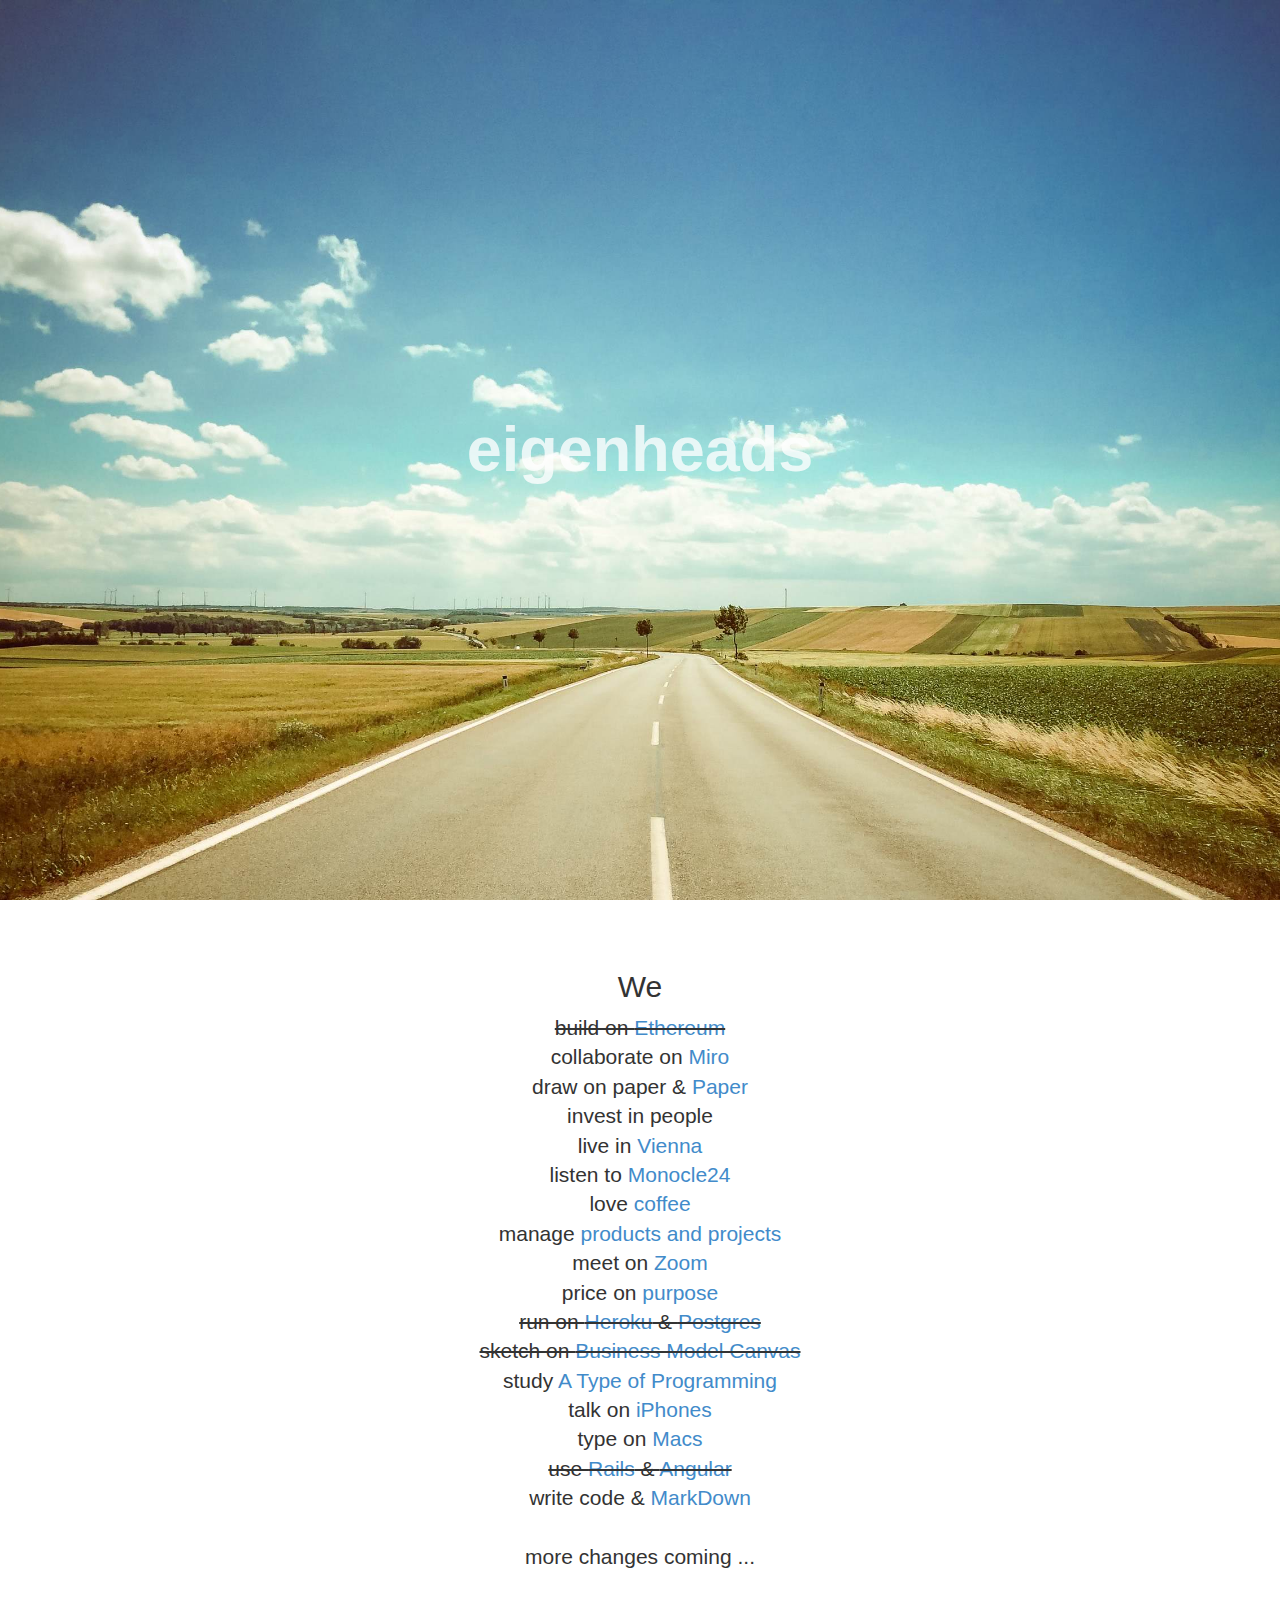
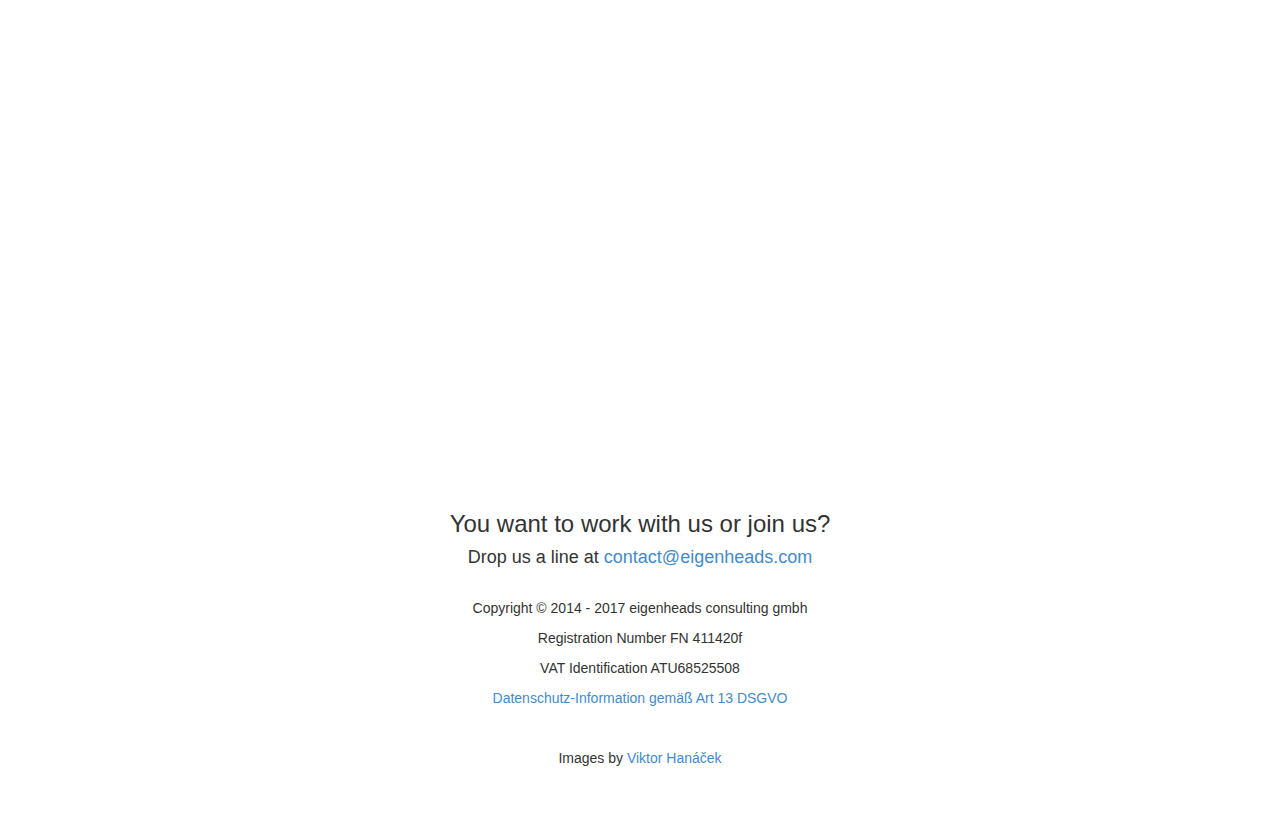
<file: index.html>
<!DOCTYPE html>
<html lang="de">

<head>
    <meta charset="utf-8">
    <meta name="viewport" content="width=device-width, initial-scale=1.0">
    <meta name="description" content="What we do for our clients">
    <meta name="author" content="Hannes Stiebitzhofer">
    <meta name="google-site-verification" content="KVigPMXYaah3vG-2tJPyNPzxNvE8CT5u9Kw16tF_E7M" />

    <title>eigenheads builds on Ethereum</title>

    <!-- Bootstrap core CSS -->
    <link href="css/bootstrap.css" rel="stylesheet">

    <!-- Add custom CSS here -->
    <link href="css/stylish-portfolio.css" rel="stylesheet">
    <link href="font-awesome/css/font-awesome.min.css" rel="stylesheet">
</head>

<body>

    <!-- Side Menu
    <a id="menu-toggle" href="#" class="btn btn-primary btn-lg toggle"><i class="fa fa-bars"></i></a>
    <div id="sidebar-wrapper">
        <ul class="sidebar-nav">
            <a id="menu-close" href="#" class="btn btn-default btn-lg pull-right toggle"><i class="fa fa-times"></i></a>
            <li class="sidebar-brand"><a href="http://startbootstrap.com">Start Bootstrap</a>
            </li>
            <li><a href="#top">Home</a>
            </li>
            <li><a href="#about">About</a>
            </li>
            <li><a href="#services">Services</a>
            </li>
            <li><a href="#portfolio">Portfolio</a>
            </li>
            <li><a href="#contact">Contact</a>
            </li>
        </ul>
    </div>
    <!-- /Side Menu -->

    <!-- Full Page Image Header Area -->
    <div id="top" class="header">
        <div class="vert-text">
            <h1>eigenheads</h1>
          <!--  <h3>
                We are busy with our clients and unavailable
            </h3> -->

        </div>
    </div>
    <!-- /Full Page Image Header Area 

    <div id="about" class="intro">
        <div class="container">
            <div class="row">
                <div class="col-md-10 col-md-offset-1 text-center">
                    <h2>Bootcamp Blockchain</h2>
                    <p class="lead">
                      Besuchen Sie unseren Intensivkurs um die Bedeutung von Bitcoin, Etherum und vieles mehr zu verstehen!</br>
                      <a href="https://eigenheads.academy">Details, Termine & Registrierung</a>
                    </p>
                </div>
            </div>
        </div>
    </div>
    <div class="callout">
        <div class="vert-text">
            <h1></h1>
        </div>
    </div>
    Intro -->
    <div id="about" class="intro">
        <div class="container">
            <div class="row">
                <div class="col-md-6 col-md-offset-3 text-center">
                    <h2>We</h2>
                    <p class="lead">
                    <del>build on <a href="https://www.ethereum.org/">Ethereum</a><br/></del>
                    collaborate on <a href="https://miro.com/">Miro</a><br/>
                    draw on paper & <a href="http://www.fiftythree.com">Paper</a><br/>
                    invest in people<br/>
                    live in <a href="http://en.wikipedia.org/wiki/Vienna">Vienna</a><br/>
                    listen to <a href="https://www.monocle.com/radio">Monocle24</a><br/>
                    love <a href="https://www.kaffemik.at">coffee</a><br/>
                    manage <a href="http://www.amazon.com/Principles-Product-Development-Flow-Generation/dp/1935401009">products and projects</a><br/>
                    meet on <a href="https://zoom.us">Zoom</a><br/>
                    price on <a href="http://www.amazon.com/Pricing-Purpose-Creating-Capturing-Value/dp/0471729809">purpose</a><br/>
                    <del>run on <a href="https://www.heroku.com">Heroku</a> & <a href="https://www.postgres.org">Postgres</a><br/></del>
                    <del>sketch on <a href="http://www.businessmodelgeneration.com">Business Model Canvas</a><br/></del>
                    study <a href="https://atypeofprogramming.com">A Type of Programming</a><br/>
                    talk on <a href="https://www.apple.com/iphone">iPhones</a><br/>
                    type on <a href="https://www.apple.com/mac">Macs</a><br/>
                    <del>use <a href="https://www.heroku.com">Rails</a> & <a href="https://angular.io">Angular</a></br></del>
                    write code & <a href="http://daringfireball.net/projects/markdown/">MarkDown</a><br/>
                    <br/>
                    more changes coming ...
                </div>
            </div>
        </div>
    </div>
    <!-- /Intro -->

    <!-- Services
    <div id="services" class="services">
        <div class="container">
            <div class="row">
                <div class="col-md-4 col-md-offset-4 text-center">
                    <h2>Our Services</h2>
                    <hr>
                </div>
            </div>
            <div class="row">
                <div class="col-md-2 col-md-offset-2 text-center">
                    <div class="service-item">
                        <i class="service-icon fa fa-rocket"></i>
                        <h4>Spacecraft Repair</h4>
                        <p>Did your navigation system shut down in the middle of that asteroid field? We can repair any dings and scrapes to your spacecraft!</p>
                    </div>
                </div>
                <div class="col-md-2 text-center">
                    <div class="service-item">
                        <i class="service-icon fa fa-magnet"></i>
                        <h4>Problem Solving</h4>
                        <p>Need to know how magnets work? Our problem solving solutions team can help you identify problems and conduct exploratory research.</p>
                    </div>
                </div>
                <div class="col-md-2 text-center">
                    <div class="service-item">
                        <i class="service-icon fa fa-shield"></i>
                        <h4>Blacksmithing</h4>
                        <p>Planning a time travel trip to the middle ages? Preserve the space time continuum by blending in with period accurate armor and weapons.</p>
                    </div>
                </div>
                <div class="col-md-2 text-center">
                    <div class="service-item">
                        <i class="service-icon fa fa-pencil"></i>
                        <h4>Pencil Sharpening</h4>
                        <p>We've been voted the best pencil sharpening service for 10 consecutive years. If you have a pencil that feels dull, we'll get it sharp!</p>
                    </div>
                </div>
            </div>
        </div>
    </div>
    <!-- /Services -->

    <!-- Callout  -->
    <div class="callout">
        <div class="vert-text">
            <h1></h1>
        </div>
    </div>
    <!-- /Callout -->

    <!-- Portfolio
    <div id="portfolio" class="portfolio">
        <div class="container">
            <div class="row">
                <div class="col-md-4 col-md-offset-4 text-center">
                    <h2>Our Work</h2>
                    <hr>
                </div>
            </div>
            <div class="row">
                <div class="col-md-4 col-md-offset-2 text-center">
                    <div class="portfolio-item">
                        <a href="#">
                            <img class="img-portfolio img-responsive" src="img/portfolio-1.jpg">
                        </a>
                        <h4>Cityscape</h4>
                    </div>
                </div>
                <div class="col-md-4 text-center">
                    <div class="portfolio-item">
                        <a href="#">
                            <img class="img-portfolio img-responsive" src="img/portfolio-2.jpg">
                        </a>
                        <h4>Is That On Fire?</h4>
                    </div>
                </div>
            </div>
            <div class="row">
                <div class="col-md-4 col-md-offset-2 text-center">
                    <div class="portfolio-item">
                        <a href="#">
                            <img class="img-portfolio img-responsive" src="img/portfolio-3.jpg">
                        </a>
                        <h4>Stop Sign</h4>
                    </div>
                </div>
                <div class="col-md-4 text-center">
                    <div class="portfolio-item">
                        <a href="#">
                            <img class="img-portfolio img-responsive" src="img/portfolio-4.jpg">
                        </a>
                        <h4>Narrow Focus</h4>
                    </div>
                </div>
            </div>
        </div>
    </div>


    <!-- Call to Action
    <div class="call-to-action">
        <div class="container">
            <div class="row">
                <div class="col-md-6 col-md-offset-3 text-center">
                    <h3>The buttons below are impossible to resist.</h3>
                    <a href="#" class="btn btn-lg btn-default">Click Me!</a>
                    <a href="#" class="btn btn-lg btn-primary">Look at Me!</a>
                </div>
            </div>
        </div>
    </div>
    <!-- /Call to Action -->

    <!-- Map
    <div id="contact" class="map">
        <iframe width="100%" height="100%" frameborder="0" scrolling="no" marginheight="0" marginwidth="0" src="https://maps.google.com/maps?f=q&amp;source=s_q&amp;hl=en&amp;geocode=&amp;q=Schmalzhofgasse,+Vienna&amp;aq=0&amp;sll=28.659344,-81.187888&amp;sspn=0.128789,0.264187&amp;ie=UTF8&amp;t=m&amp;z=15&amp;iwloc=A&amp;output=embed"></iframe>
        <br />
        <small>
            <a href="https://www.google.com/maps/place/Schmalzhofgasse+8/@48.1958367,16.3473065,17z/data=!3m1!4b1!4m2!3m1!1s0x476d078a4c789487:0x74f649f781e7325f"></a>
        </small>
        </iframe>
    </div>
    <!-- /Map -->

    <!-- Footer -->
    <footer>
        <div class="container">
            <div class="row">
                <div class="col-md-6 col-md-offset-3 text-center">
                                    <h3>You want to work with us or join us?</h3>
                    <h4>Drop us a line at <a href="mailto:contact@eigenheads.com?subject=I want">contact@eigenheads.com</a></h4>
                    <br/>
               <!--    <ul class="list-inline">
                        <li><a href="https://twitter.com/eigenheads"><i class="fa fa-twitter fa-3x"></i></a>
                        </li>
                    </ul>
                    <!--<div class="top-scroll">
                        <a href="#top"><i class="fa fa-circle-arrow-up scroll fa-3x"></i></a>
                    </div>
                    <hr>-->
                    <p>Copyright &copy; 2014 - 2017 eigenheads consulting gmbh</p>
                    <p>Registration Number FN 411420f</p>
                    <p>VAT Identification ATU68525508</p>
                    <p><a href="gdpr.html">Datenschutz-Information gemäß Art 13 DSGVO</a><p>
                    <br/>
                    <p>Images by <a href="https://twitter.com/viktorhanacek">Viktor Hanáček</a></p>
                </div>
            </div>
        </div>
    </footer>
    <!-- /Footer -->

    <!-- JavaScript -->
    <script src="js/jquery-1.10.2.js"></script>
    <script src="js/bootstrap.js"></script>

    <!-- Custom JavaScript for the Side Menu and Smooth Scrolling -->
    <script>
    $("#menu-close").click(function(e) {
        e.preventDefault();
        $("#sidebar-wrapper").toggleClass("active");
    });
    </script>
    <script>
    $("#menu-toggle").click(function(e) {
        e.preventDefault();
        $("#sidebar-wrapper").toggleClass("active");
    });
    </script>
    <script>
    $(function() {
        $('a[href*=#]:not([href=#])').click(function() {
            if (location.pathname.replace(/^\//, '') == this.pathname.replace(/^\//, '') || location.hostname == this.hostname) {

                var target = $(this.hash);
                target = target.length ? target : $('[name=' + this.hash.slice(1) + ']');
                if (target.length) {
                    $('html,body').animate({
                        scrollTop: target.offset().top
                    }, 1000);
                    return false;
                }
            }
        });
    });
    </script>
    <script>
      (function(i,s,o,g,r,a,m){i['GoogleAnalyticsObject']=r;i[r]=i[r]||function(){
      (i[r].q=i[r].q||[]).push(arguments)},i[r].l=1*new Date();a=s.createElement(o),
      m=s.getElementsByTagName(o)[0];a.async=1;a.src=g;m.parentNode.insertBefore(a,m)
      })(window,document,'script','//www.google-analytics.com/analytics.js','ga');
      ga('create', 'UA-50851761-1', 'auto');
      ga('send', 'pageview');
    </script>

</body>

</html>
</file>
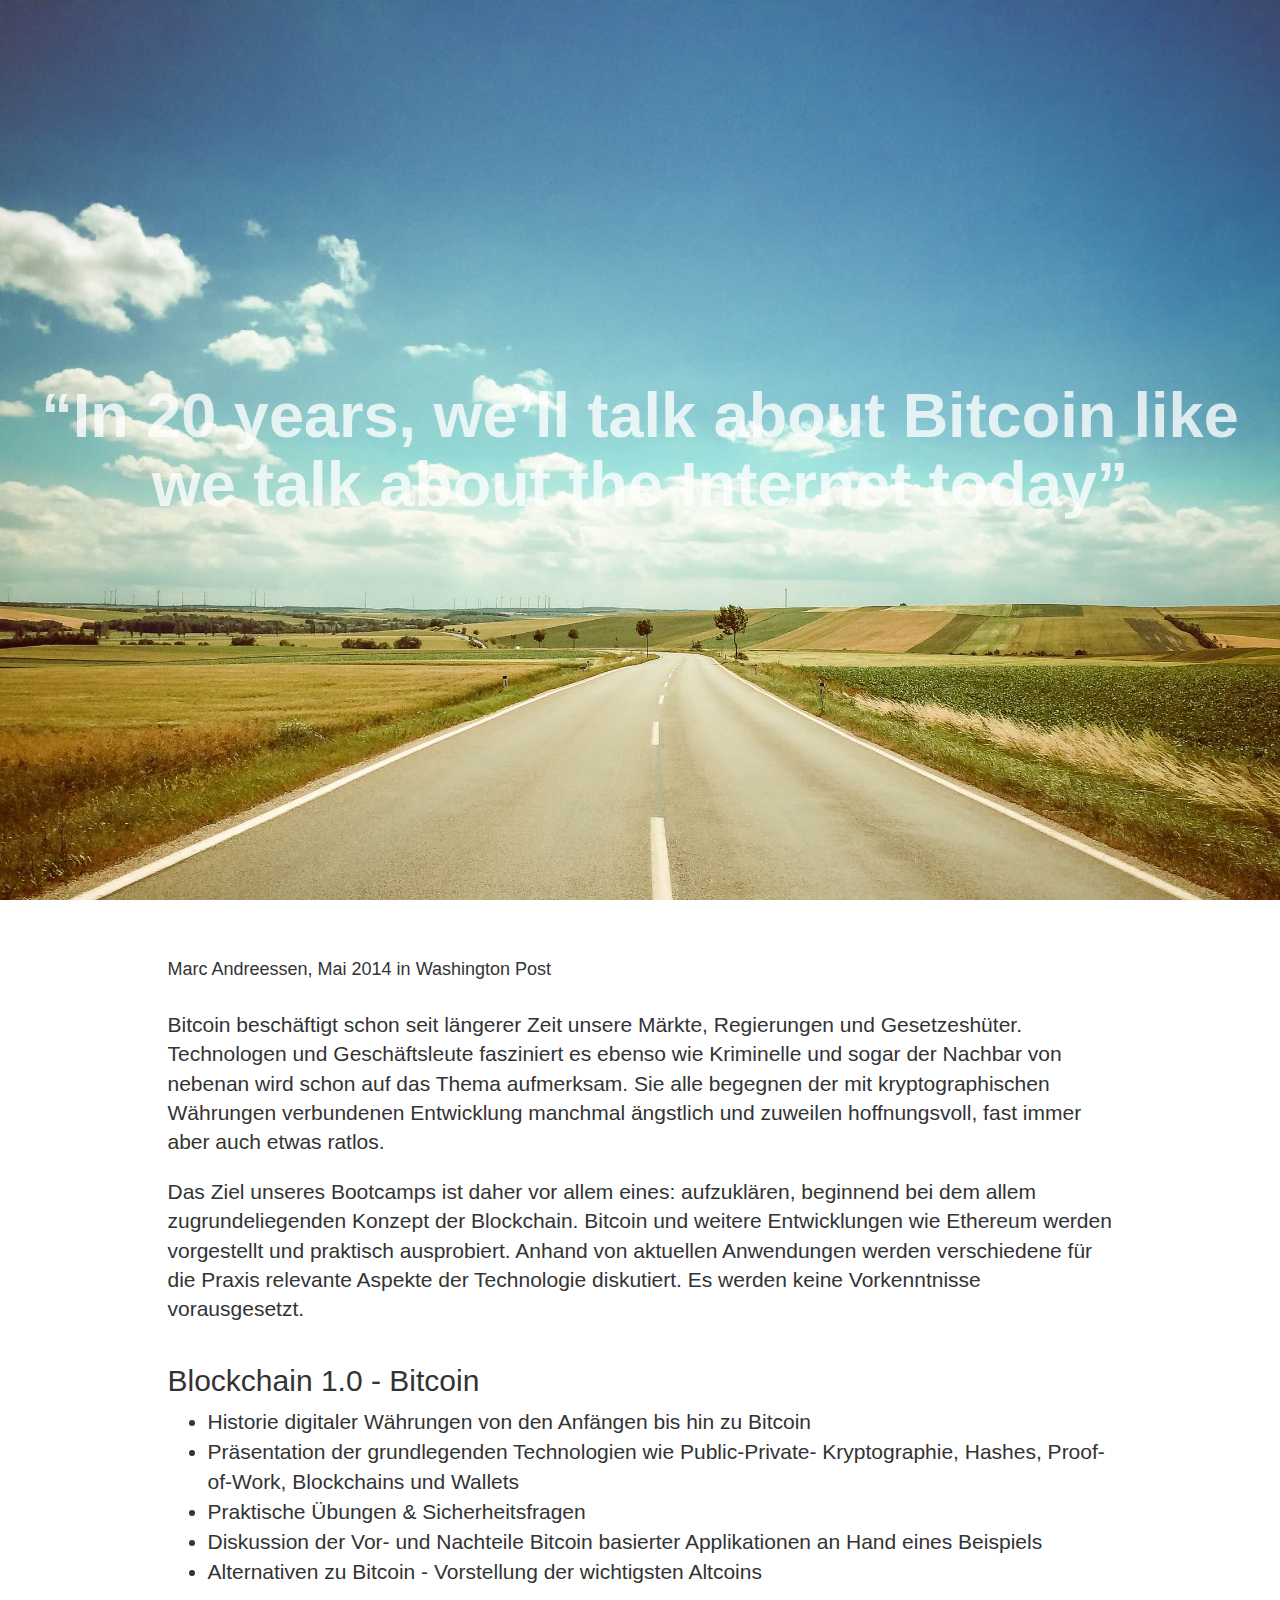
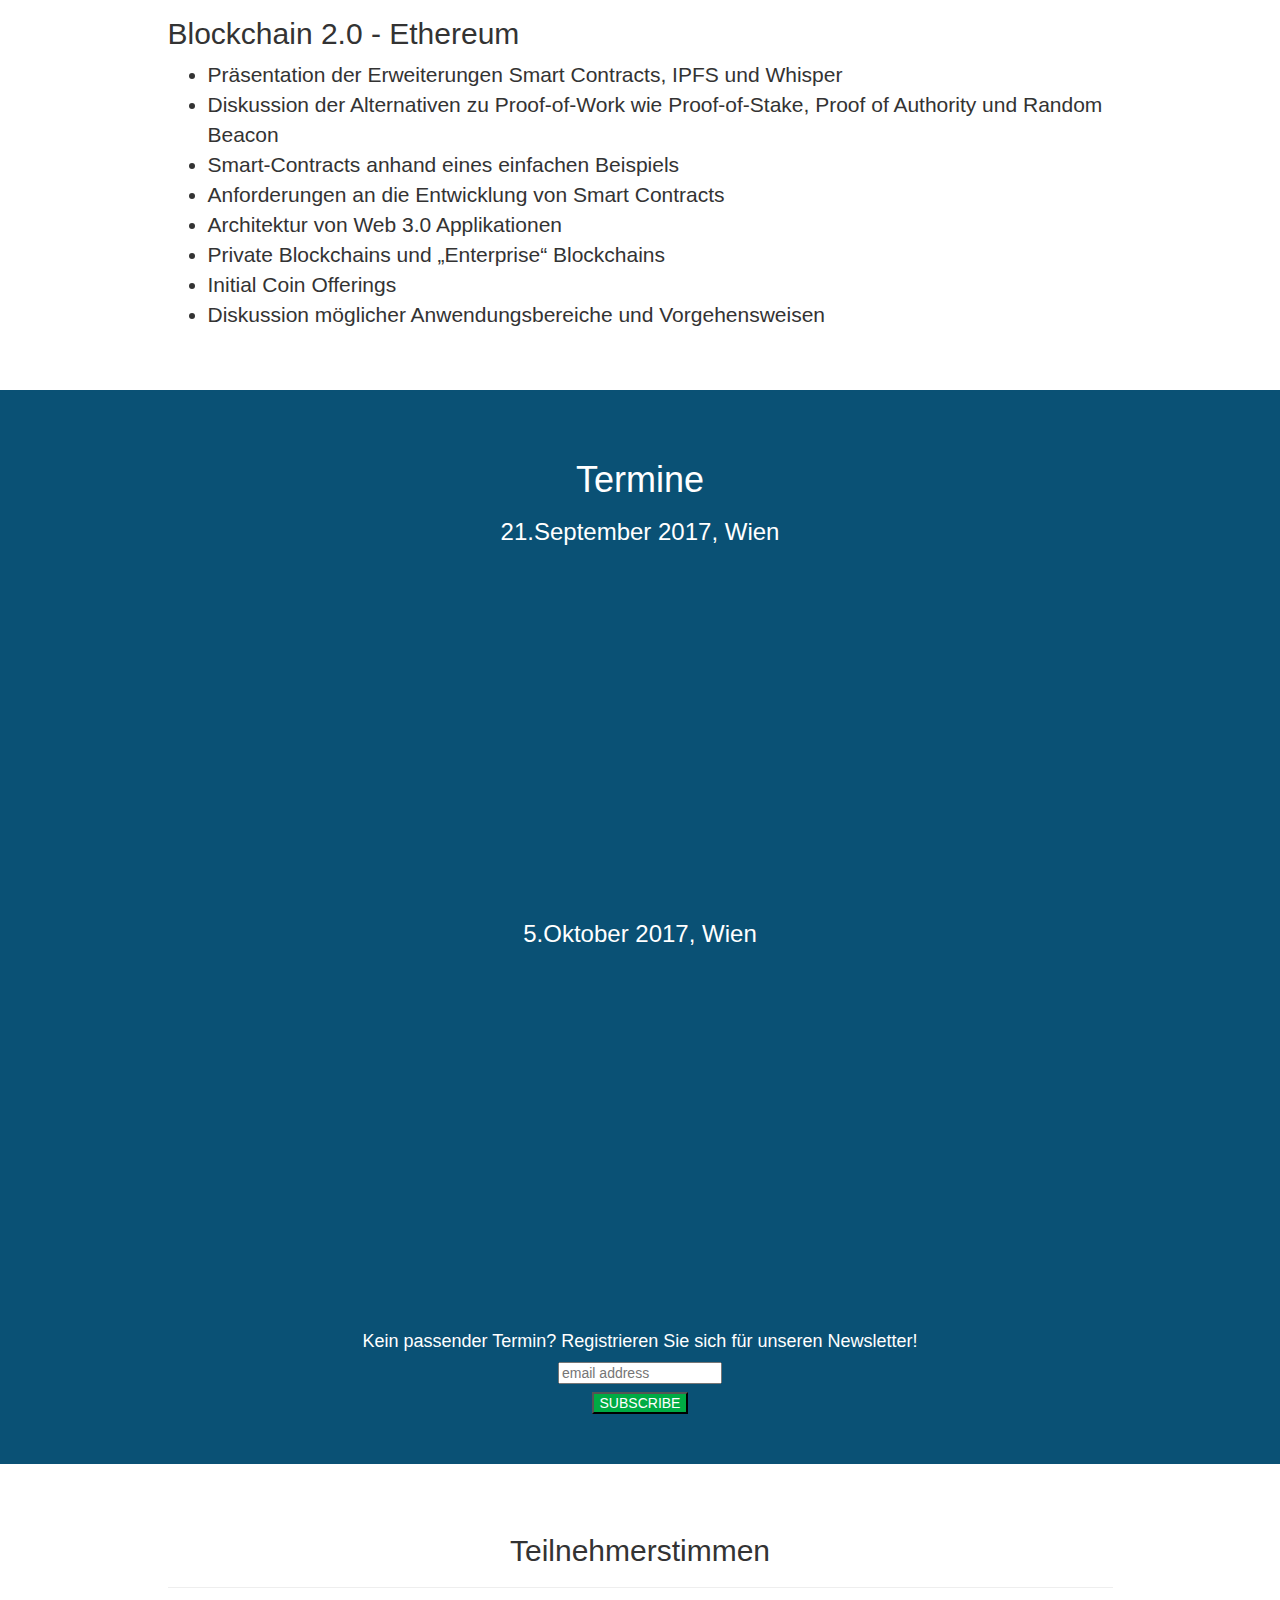
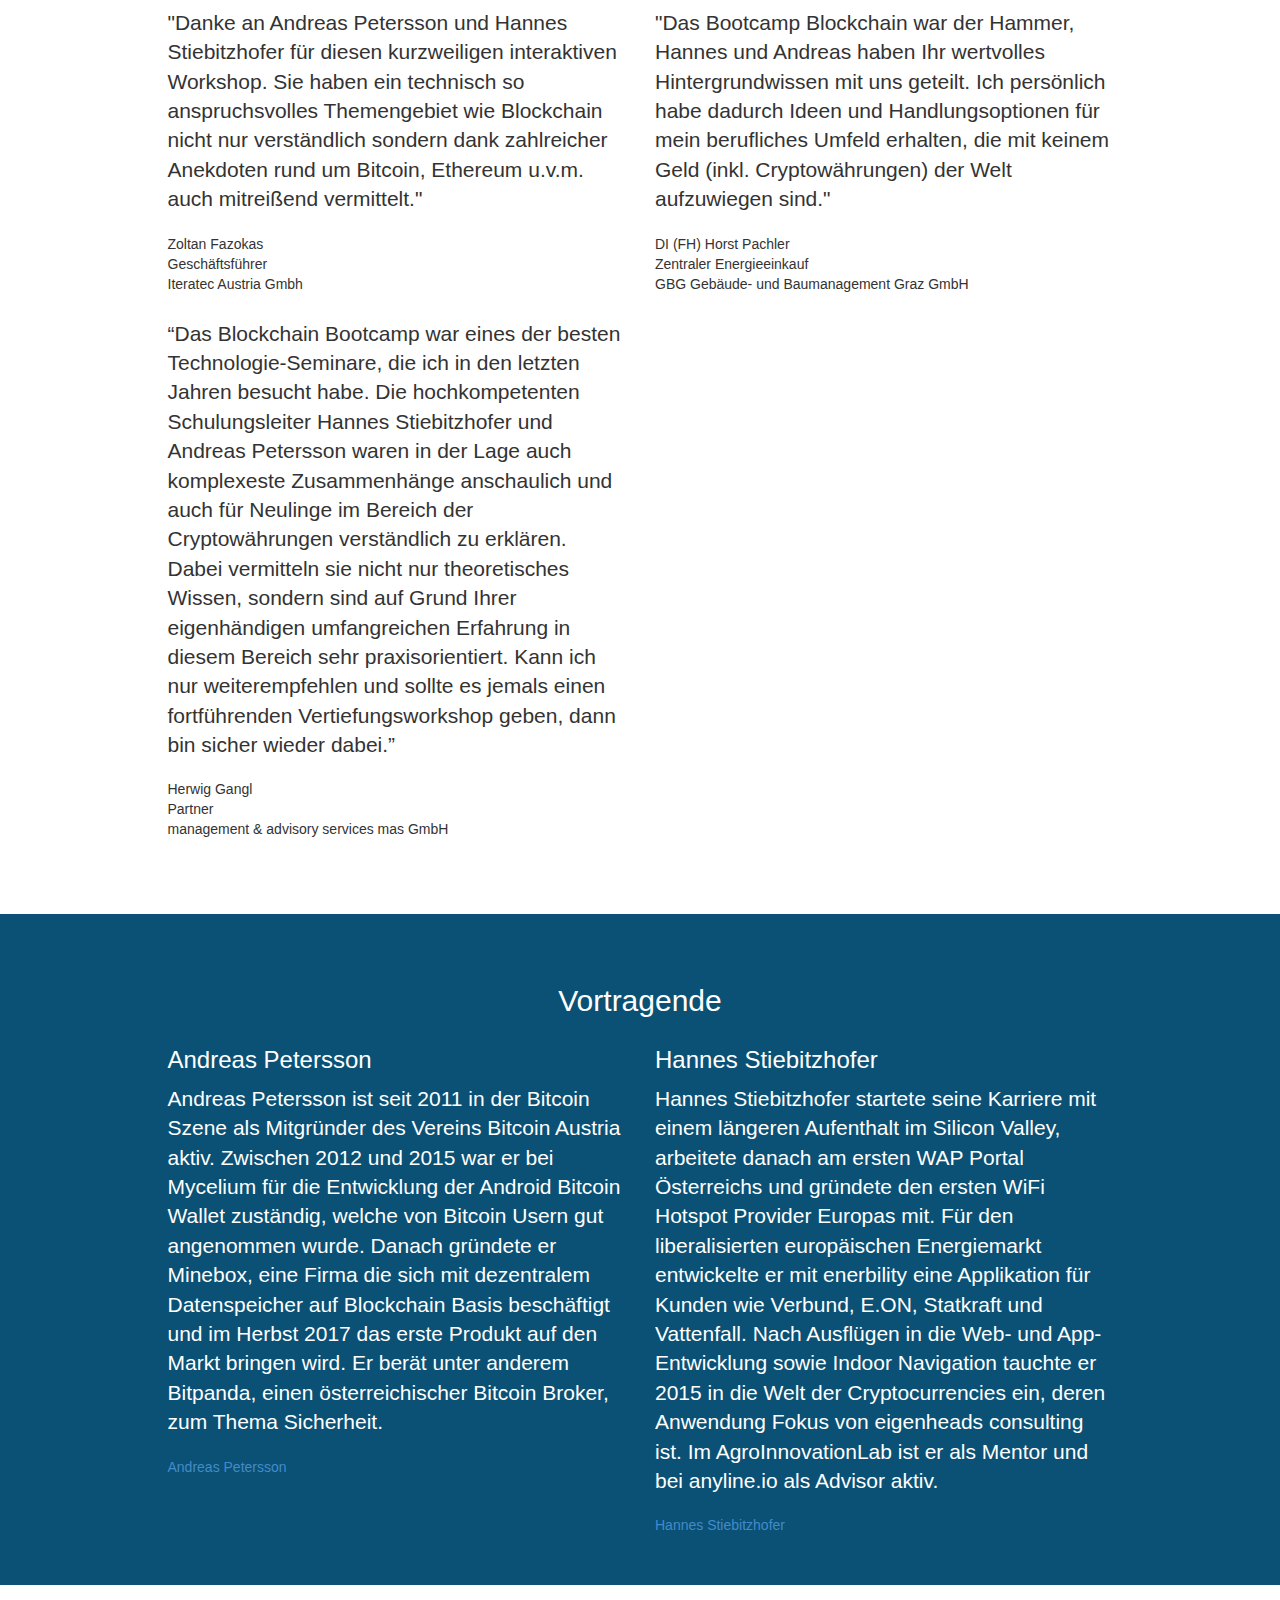
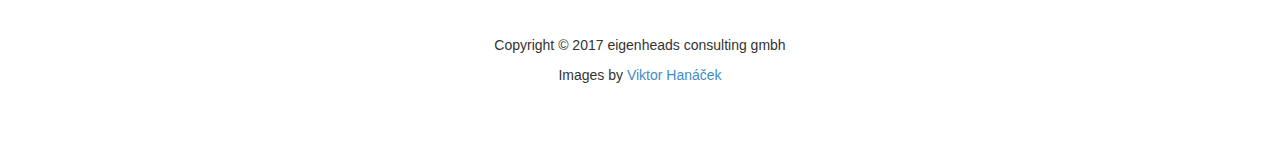
<file: bootcamp/index.html>
<!DOCTYPE html>
<html lang="en">

<head>
  <meta charset="utf-8">
  <meta name="viewport" content="width=device-width, initial-scale=1.0">
  <meta name="description" content="Bootcamp Blockchain">
  <meta name="author" content="Hannes Stiebitzhofer">
  <meta name="keywords" content="Bitcoin, Ethereum, Smart Contracts, Dapp, Blockchain">

  <title>Bootcamp Blockchain</title>

  <!-- Bootstrap core CSS -->
  <link href="../css/bootstrap.css" rel="stylesheet">

  <!-- Add custom CSS here -->
  <link href="../css/stylish-portfolio.css" rel="stylesheet">
  <link href="../font-awesome/css/font-awesome.min.css" rel="stylesheet">
</head>

<body>


  <!-- Full Page Image Header Area -->
  <div id="top" class="header">
    <div class="vert-text">
      <h1>“In 20 years, we’ll talk about Bitcoin like we talk about the Internet today”</h1>
    </div>
  </div>
  <!-- /Full Page Image Header Area -->

  <div id="about" class="intro">
    <div class="container">
      <div class="row">
        <div class="col-md-10 col-md-offset-1">
          <h4>Marc Andreessen, Mai 2014 in Washington Post</h4></br>
          <p class="lead">
            Bitcoin beschäftigt schon seit längerer Zeit unsere Märkte, Regierungen und Gesetzeshüter. Technologen und Geschäftsleute fasziniert es ebenso wie Kriminelle und sogar der Nachbar von nebenan wird schon auf das Thema aufmerksam. Sie alle begegnen der
            mit kryptographischen Währungen verbundenen Entwicklung manchmal ängstlich und zuweilen hoffnungsvoll, fast immer aber auch etwas ratlos.
          </p>
          <p class="lead">
            Das Ziel unseres Bootcamps ist daher vor allem eines: aufzuklären, beginnend bei dem allem zugrundeliegenden Konzept der Blockchain. Bitcoin und weitere Entwicklungen wie Ethereum werden vorgestellt und praktisch ausprobiert. Anhand von aktuellen Anwendungen
            werden verschiedene für die Praxis relevante Aspekte der Technologie diskutiert. Es werden keine Vorkenntnisse vorausgesetzt.
          </p>
        </div>
      </div>
      <div class="row">
        <div class="col-md-10 col-md-offset-1">
          <h2>Blockchain 1.0 - Bitcoin</h2>
          <ul>
            <li>Historie digitaler Währungen von den Anfängen bis hin zu Bitcoin</li>
            <li>Präsentation der grundlegenden Technologien wie Public-Private- Kryptographie, Hashes, Proof-of-Work, Blockchains und Wallets</li>
            <li>Praktische Übungen & Sicherheitsfragen</li>
            <li>Diskussion der Vor- und Nachteile Bitcoin basierter Applikationen an Hand eines Beispiels</li>
            <li>Alternativen zu Bitcoin - Vorstellung der wichtigsten Altcoins</li>
          </ul>
        </div>
      </div>
      <div class="row">
        <div class="col-md-10 col-md-offset-1">
          <h2>Blockchain 2.0 - Ethereum</h2>
          <ul>
            <li>Präsentation der Erweiterungen Smart Contracts, IPFS und Whisper</li>
            <li>Diskussion der Alternativen zu Proof-of-Work wie Proof-of-Stake, Proof of Authority und Random Beacon</li>
            <li>Smart-Contracts anhand eines einfachen Beispiels</li>
            <li>Anforderungen an die Entwicklung von Smart Contracts</li>
            <li>Architektur von Web 3.0 Applikationen</li>
            <li>Private Blockchains und „Enterprise“ Blockchains</li>
            <li>Initial Coin Offerings</li>
            <li>Diskussion möglicher Anwendungsbereiche und Vorgehensweisen</li>
          </ul>
        </div>
      </div>
    </div>
  </div>

  <!-- Call to Action -->
  <div class="call-to-action">
    <div class="container">
      <div class="col-md-10 col-md-offset-1 text-center">
        <h1>Termine</h1>
        <h3>21.September 2017, Wien</h3>
        <div style="width:100%; text-align:left;">
          <iframe src="//eventbrite.de/tickets-external?eid=36512643299&ref=etckt" frameborder="0" height="340" width="100%" vspace="0" hspace="0" marginheight="5" marginwidth="5" scrolling="auto" allowtransparency="true"></iframe>
        </div>
        <h3>5.Oktober 2017, Wien</h3>
        <div style="width:100%; text-align:left;">
          <iframe src="//eventbrite.de/tickets-external?eid=36456050027&ref=etckt" frameborder="0" height="340" width="100%" vspace="0" hspace="0" marginheight="5" marginwidth="5" scrolling="auto" allowtransparency="true"></iframe>
        </div>
        </br>
        <h4>Kein passender Termin? Registrieren Sie sich für unseren Newsletter!</h4>
        <link href="//cdn-images.mailchimp.com/embedcode/horizontal-slim-10_7.css" rel="stylesheet" type="text/css">
        <style type="text/css">
          #mc_embed_signup {
            background: #0a5175;
            clear: left;
            font: 14px Helvetica, Arial, sans-serif;
            width: 100%;
          }
        </style>
        <div id="mc_embed_signup">
          <form action="//eigenheads.us16.list-manage.com/subscribe/post?u=3fe73cda4c596dcca11aa5749&amp;id=93f584f07c" method="post" id="mc-embedded-subscribe-form" name="mc-embedded-subscribe-form" class="validate" target="_blank" novalidate>
            <div id="mc_embed_signup_scroll">
              <input type="email" value="" name="EMAIL" class="email" id="mce-EMAIL" placeholder="email address" required>
              <div style="position: absolute; left: -5000px;" aria-hidden="true"><input type="text" name="b_3fe73cda4c596dcca11aa5749_93f584f07c" tabindex="-1" value=""></div>
              <div><input style="background-color: #00ab44; margin-top: 8px" type="submit" value="SUBSCRIBE" name="subscribe" id="mc-embedded-subscribe" class="button"></div>
            </div>
          </form>
        </div>
      </div>
    </div>
  </div>
  <!-- Portfolio -->
  <div id="portfolio" class="portfolio">
    <div class="container">
      <div class="row">
        <div class="col-md-10 text-center col-md-offset-1">
          <h2>Teilnehmerstimmen</h2>
          <hr>
        </div>
      </div>
      <div class="row">
        <div class="col-md-5 col-md-offset-1">
          <div class="portfolio-item">
            <p class="lead">"Danke an Andreas Petersson und Hannes Stiebitzhofer für diesen kurzweiligen interaktiven Workshop. Sie haben ein technisch so anspruchsvolles Themengebiet wie Blockchain nicht nur verständlich sondern dank zahlreicher Anekdoten rund um Bitcoin,
              Ethereum u.v.m. auch mitreißend vermittelt."
            </p>
            Zoltan Fazokas</br>Geschäftsführer</br> Iteratec Austria Gmbh
          </div>
        </div>
        <div class="col-md-5">
          <div class="portfolio-item">
            <p class="lead">
              "Das Bootcamp Blockchain war der Hammer, Hannes und Andreas haben Ihr wertvolles Hintergrundwissen mit uns geteilt. Ich persönlich habe dadurch Ideen und Handlungsoptionen für mein berufliches Umfeld erhalten, die mit keinem Geld (inkl. Cryptowährungen)
              der Welt aufzuwiegen sind."
            </p>
            DI (FH) Horst Pachler</br>
            Zentraler Energieeinkauf</br>
            GBG Gebäude- und Baumanagement Graz GmbH
          </div>
        </div>
      </div>
      <div class="row">
        <div class="col-md-5 col-md-offset-1">
          <div class="portfolio-item">
            <p class="lead">“Das Blockchain Bootcamp war eines der besten Technologie-Seminare, die ich in den letzten Jahren besucht habe. Die hochkompetenten Schulungsleiter Hannes Stiebitzhofer und Andreas Petersson waren in der Lage auch komplexeste Zusammenhänge
              anschaulich und auch für Neulinge im Bereich der Cryptowährungen verständlich zu erklären. Dabei vermitteln sie nicht nur theoretisches Wissen, sondern sind auf Grund Ihrer eigenhändigen umfangreichen Erfahrung in diesem Bereich sehr praxisorientiert.
              Kann ich nur weiterempfehlen und sollte es jemals einen fortführenden Vertiefungsworkshop geben, dann bin sicher wieder dabei.”
            </p>
            Herwig Gangl</br>
            Partner</br>
            management & advisory services mas GmbH
          </div>
        </div>
      </div>
    </div>
  </div>
  </div>
  <div class="call-to-action">
    <div class="container">
      <div class="row">
        <div class="col-mod-10 text-center">
          <h2>Vortragende</h2>
        </div>
      </div>
      <div class="row">
        <div class="col-md-5 col-md-offset-1">
          <h3>Andreas Petersson</h3>
          <p class="lead">Andreas Petersson ist seit 2011 in der Bitcoin Szene als Mitgründer des Vereins Bitcoin Austria aktiv. Zwischen 2012 und 2015 war er bei Mycelium für die Entwicklung der Android Bitcoin Wallet zuständig, welche von Bitcoin Usern gut angenommen wurde. Danach gründete er Minebox, eine Firma die sich mit dezentralem Datenspeicher auf Blockchain Basis beschäftigt und im Herbst 2017 das erste Produkt auf den Markt bringen wird. Er berät unter anderem Bitpanda, einen österreichischer Bitcoin Broker, zum Thema Sicherheit. </p>
          <div class="LI-profile-badge"  data-version="v1" data-size="large" data-locale="en_US" data-type="horizontal" data-theme="dark" data-vanity="andreas-petersson-202293b5"><a class="LI-simple-link" href='https://at.linkedin.com/in/andreas-petersson-202293b5?trk=profile-badge'>Andreas Petersson</a></div>

        </div>
        <div class="col-md-5">
          <h3>Hannes Stiebitzhofer</h3>
          <p class="lead">Hannes Stiebitzhofer startete seine Karriere mit einem längeren Aufenthalt im Silicon Valley, arbeitete danach am ersten WAP Portal Österreichs und gründete den ersten WiFi Hotspot Provider Europas mit. Für den liberalisierten europäischen Energiemarkt entwickelte er mit enerbility eine Applikation für Kunden wie Verbund, E.ON, Statkraft und Vattenfall. Nach Ausflügen in die Web- und App-Entwicklung sowie Indoor Navigation tauchte er 2015 in die Welt der Cryptocurrencies ein, deren Anwendung Fokus von eigenheads consulting ist. Im AgroInnovationLab ist er als Mentor und bei anyline.io als Advisor aktiv.</p>
          <div class="LI-profile-badge"  data-version="v1" data-size="large" data-locale="en_US" data-type="horizontal" data-theme="dark" data-vanity="stiebitzhofer"><a class="LI-simple-link" href='https://at.linkedin.com/in/stiebitzhofer?trk=profile-badge'>Hannes Stiebitzhofer</a></div>
        </div>
      </div>
    </div>
  </div>


  <!-- Footer -->
  <footer>
    <div class="container">
      <div class="row">
        <div class="col-md-6 col-md-offset-3 text-center">
          <p>Copyright &copy; 2017 eigenheads consulting gmbh</p>
          <p>Images by <a href="https://twitter.com/viktorhanacek">Viktor Hanáček</a></p>
        </div>
      </div>
    </div>
  </footer>
  <!-- /Footer -->

  <!-- JavaScript -->
  <script src="../js/jquery-1.10.2.js"></script>
  <script src="../js/bootstrap.js"></script>
  <script type="text/javascript" src="https://platform.linkedin.com/badges/js/profile.js" async defer></script>

  <!-- Custom JavaScript for the Side Menu and Smooth Scrolling -->
  <script>
    $("#menu-close").click(function(e) {
      e.preventDefault();
      $("#sidebar-wrapper").toggleClass("active");
    });
  </script>
  <script>
    $("#menu-toggle").click(function(e) {
      e.preventDefault();
      $("#sidebar-wrapper").toggleClass("active");
    });
  </script>
  <script>
    $(function() {
      $('a[href*=#]:not([href=#])').click(function() {
        if (location.pathname.replace(/^\//, '') == this.pathname.replace(/^\//, '') || location.hostname == this.hostname) {

          var target = $(this.hash);
          target = target.length ? target : $('[name=' + this.hash.slice(1) + ']');
          if (target.length) {
            $('html,body').animate({
              scrollTop: target.offset().top
            }, 1000);
            return false;
          }
        }
      });
    });
  </script>
  <script>
    (function(i, s, o, g, r, a, m) {
      i['GoogleAnalyticsObject'] = r;
      i[r] = i[r] || function() {
        (i[r].q = i[r].q || []).push(arguments)
      }, i[r].l = 1 * new Date();
      a = s.createElement(o),
        m = s.getElementsByTagName(o)[0];
      a.async = 1;
      a.src = g;
      m.parentNode.insertBefore(a, m)
    })(window, document, 'script', '//www.google-analytics.com/analytics.js', 'ga');
    ga('create', 'UA-50851761-1', 'auto');
    ga('send', 'pageview');
  </script>

</body>

</html>
</file>
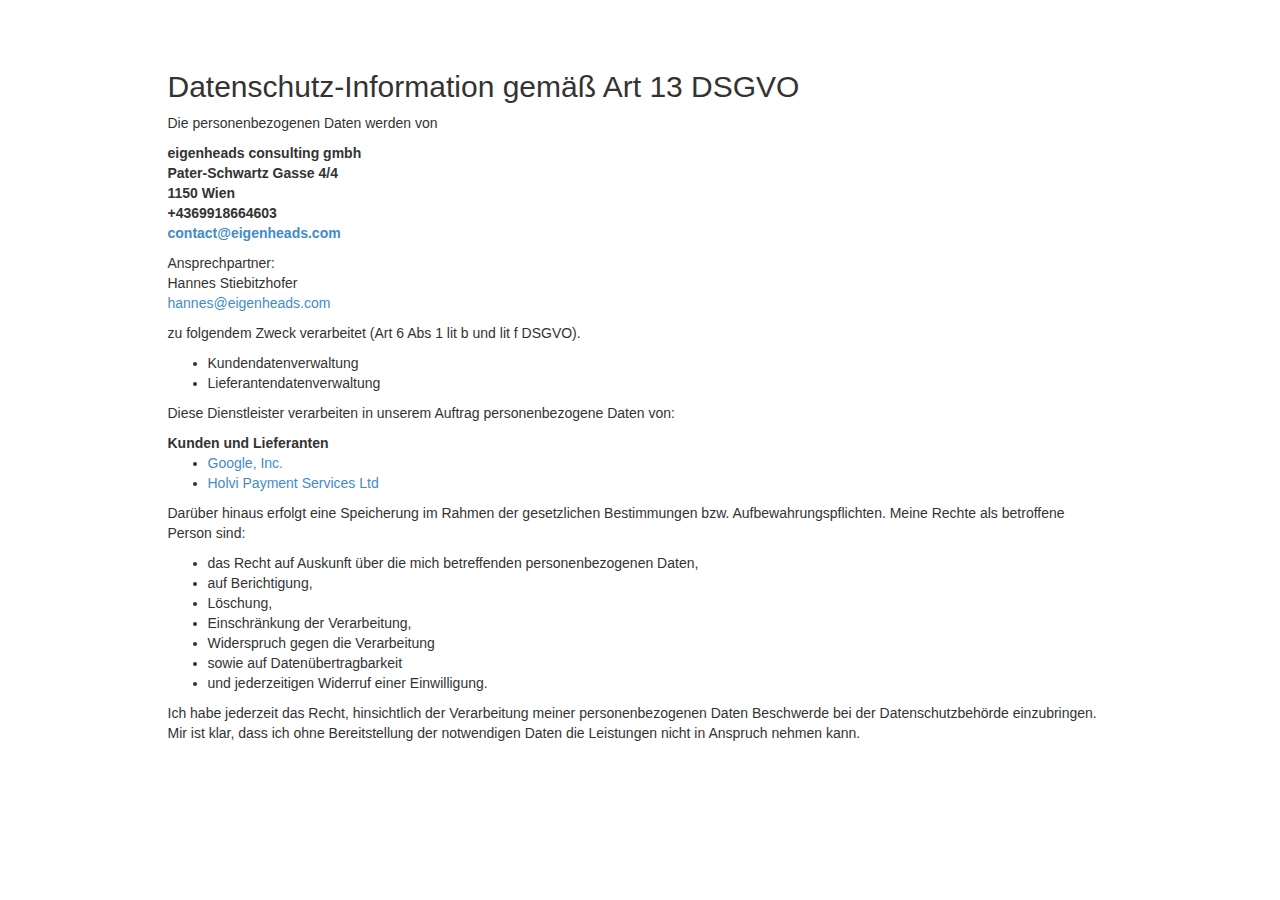
<file: gdpr.html>
<!DOCTYPE html>
<html lang="de">

<head>
  <meta charset="utf-8">
  <title>Datenschutz-Information gemäß Art 13 DSGVO</title>
  <!-- Bootstrap core CSS -->
  <link href="css/bootstrap.css" rel="stylesheet">
  <!-- Add custom CSS here -->
  <link href="css/stylish-portfolio.css" rel="stylesheet">
  <link href="font-awesome/css/font-awesome.min.css" rel="stylesheet">
</head>

<body>
  <div id="about" class="intro">
    <div class="container">
      <div class="row">
        <div class="col-md-10 col-md-offset-1">
          <h2>Datenschutz-Information gemäß Art 13 DSGVO</h2>
          <p>
            Die personenbezogenen Daten werden von
          </p>
          <p><b>
            eigenheads consulting gmbh</br>
            Pater-Schwartz Gasse 4/4</br>
            1150 Wien</br>
            +4369918664603</br>
            <a href="mailto:contact@eigenheads.com?subject=GDPR">contact@eigenheads.com</a></br>
          </b></p>
          <p>
            Ansprechpartner:</br>
            Hannes Stiebitzhofer</br>
            <a href="mailto:hannes@eigenheads.com?subject=GDPR">hannes@eigenheads.com</a></br>
          </p>
          <p>
            zu folgendem Zweck verarbeitet
            (Art 6 Abs 1 lit b und lit f DSGVO).
          </p>
            <ul>
              <li style="font-size:14px">Kundendatenverwaltung</li>
              <li style="font-size:14px">Lieferantendatenverwaltung</li>
            </ul>
          </p>
          <p>
            Diese Dienstleister verarbeiten in unserem Auftrag personenbezogene Daten von:
          </p>
          <b>Kunden und Lieferanten</b></br>
          <ul>
            <li style="font-size:14px"><a href="https://cloud.google.com/security/gdpr" target="_new">Google, Inc.</a></li>
            <li style="font-size:14px"><a href="https://holvi.com" target="_new">Holvi Payment Services Ltd</a>
          </ul>
          <p>Darüber hinaus erfolgt eine Speicherung im Rahmen der gesetzlichen Bestimmungen bzw. Aufbewahrungspflichten.
          Meine Rechte als betroffene Person sind:</p>
          <ul>
            <li style="font-size:14px">das Recht auf Auskunft über die mich betreffenden personenbezogenen Daten,</li>
            <li style="font-size:14px">auf Berichtigung,</li>
            <li style="font-size:14px">Löschung,</li>
            <li style="font-size:14px">Einschränkung der Verarbeitung,</li>
            <li style="font-size:14px">Widerspruch gegen die Verarbeitung</li>
            <li style="font-size:14px">sowie auf Datenübertragbarkeit</li>
            <li style="font-size:14px">und jederzeitigen Widerruf einer Einwilligung.</li>
          </ul>
          <p>Ich habe jederzeit das Recht, hinsichtlich der Verarbeitung meiner personenbezogenen Daten Beschwerde bei der Datenschutzbehörde einzubringen. Mir ist klar, dass ich ohne Bereitstellung der notwendigen Daten die Leistungen nicht in Anspruch nehmen kann.</p>
        </div>
      </div>
    </div>
  </div>


  <!-- JavaScript -->
  <script src="../js/jquery-1.10.2.js"></script>
  <script src="../js/bootstrap.js"></script>
  <script type="text/javascript" src="https://platform.linkedin.com/badges/js/profile.js" async defer></script>

  <!-- Custom JavaScript for the Side Menu and Smooth Scrolling -->
  <script>
    $("#menu-close").click(function(e) {
      e.preventDefault();
      $("#sidebar-wrapper").toggleClass("active");
    });
  </script>
  <script>
    $("#menu-toggle").click(function(e) {
      e.preventDefault();
      $("#sidebar-wrapper").toggleClass("active");
    });
  </script>
  <script>
    $(function() {
      $('a[href*=#]:not([href=#])').click(function() {
        if (location.pathname.replace(/^\//, '') == this.pathname.replace(/^\//, '') || location.hostname == this.hostname) {

          var target = $(this.hash);
          target = target.length ? target : $('[name=' + this.hash.slice(1) + ']');
          if (target.length) {
            $('html,body').animate({
              scrollTop: target.offset().top
            }, 1000);
            return false;
          }
        }
      });
    });
  </script>
  <script>
    (function(i, s, o, g, r, a, m) {
      i['GoogleAnalyticsObject'] = r;
      i[r] = i[r] || function() {
        (i[r].q = i[r].q || []).push(arguments)
      }, i[r].l = 1 * new Date();
      a = s.createElement(o),
        m = s.getElementsByTagName(o)[0];
      a.async = 1;
      a.src = g;
      m.parentNode.insertBefore(a, m)
    })(window, document, 'script', '//www.google-analytics.com/analytics.js', 'ga');
    ga('create', 'UA-50851761-2', 'auto');
    ga('send', 'pageview');
  </script>

</body>

</html>
</file>
<file: css/stylish-portfolio.css>
/* Global Styles */

html,
body {
  height: 100%;
  width: 100%;
}

.vert-text {
  display: table-cell;
  vertical-align: middle;
  text-align: center;
}

.vert-text h1 {
  padding: 0;
  margin: 0;
  font-size: 4.5em;
  font-weight: 700;
  color: #FFFFFF;
  opacity: 0.78;
}

/* Side Menu */

#sidebar-wrapper {
  margin-right: -250px;
  right: 0;
  width: 250px;
  background: #000;
  position: fixed;
  height: 100%;
  overflow-y: auto;
  z-index: 1000;
  -webkit-transition: all 0.4s ease 0s;
  -moz-transition: all 0.4s ease 0s;
  -ms-transition: all 0.4s ease 0s;
  -o-transition: all 0.4s ease 0s;
  transition: all 0.4s ease 0s;
}

.sidebar-nav {
  position: absolute;
  top: 0;
  width: 250px;
  list-style: none;
  margin: 0;
  padding: 0;
}

.sidebar-nav li {
  line-height: 40px;
  text-indent: 20px;
}

.sidebar-nav li a {
  color: #999999;
  display: block;
  text-decoration: none;
}

.sidebar-nav li a:hover {
  color: #fff;
  background: rgba(255,255,255,0.2);
  text-decoration: none;
}

.sidebar-nav li a:active,
.sidebar-nav li a:focus {
  text-decoration: none;
}

.sidebar-nav > .sidebar-brand {
  height: 55px;
  line-height: 55px;
  font-size: 18px;
}

.sidebar-nav > .sidebar-brand a {
  color: #999999;
}

.sidebar-nav > .sidebar-brand a:hover {
  color: #fff;
  background: none;
}

#menu-toggle {
  top: 0;
  right: 0;
  position: fixed;
  z-index: 1;
}

#sidebar-wrapper.active {
  right: 250px;
  width: 250px;
  -webkit-transition: all 0.4s ease 0s;
  -moz-transition: all 0.4s ease 0s;
  -ms-transition: all 0.4s ease 0s;
  -o-transition: all 0.4s ease 0s;
  transition: all 0.4s ease 0s;
}

.toggle {
  margin: 5px 5px 0 0;
}

/* Full Page Image Header Area */

.header {
  display: table;
  height: 100%;
  width: 100%;
  position: relative;
  background: url(../img/bg.jpg) no-repeat center center fixed;
  -webkit-background-size: cover;
  -moz-background-size: cover;
  -o-background-size: cover;
  background-size: cover;
}

/* Intro */

.intro {
  padding: 50px 0;
}

/* Services */

.services {
  background: #c2d0b9;
  padding: 50px 0;
  color: #000000;
}

.service-item {
  margin-bottom: 15px;
}

i.service-icon {
  border: 3px solid #000000;
  border-radius: 50%;
  display: inline-block;
  font-size: 56px;
  width: 140px;
  height: 140px;
  line-height: 136px;
  vertical-align: middle;
  text-align: center;
}

/* Callout */

.callout {
  color: #000000;
  display: table;
  height: 400px;
  width: 100%;
  background: url(../img/bg.jpg) no-repeat center center fixed;
  -webkit-background-size: cover;
  -moz-background-size: cover;
  -o-background-size: cover;
  background-size: cover;
}

/* Portfolio */

.portfolio {
  padding: 50px 0;
}

.portfolio-item {
  margin-bottom: 25px;
}

.img-portfolio {
  margin: 0 auto;
}


/* Call to Action */

.call-to-action {
  color: #ffffff;
  background: #0a5175;
  padding: 50px 0;
}

.call-to-action .btn {
  margin: 10px;
}

/* Map */

.map {
  height: 500px;
}

/* Footer */

footer {
  padding: 50px 0;
}

.top-scroll {
  margin-top: 50px;
}

.top-scroll a {
  text-decoration: none;
  color: inherit;
}

i.scroll {
  color: #333333;
}

i.scroll:hover {
  color: #0a5175;
}
/* Responsive */

@media (max-width: 768px) {

  .header {
	background: url(../img/bg.jpg) no-repeat center center scroll;
  }

  .callout {
	background: url(../img/callout.jpg) no-repeat center center scroll;
  }

  .map {
	height: 75%;
  }

}
li {
  font-weight: 200;
  font-size: 21px;
}
</file>
